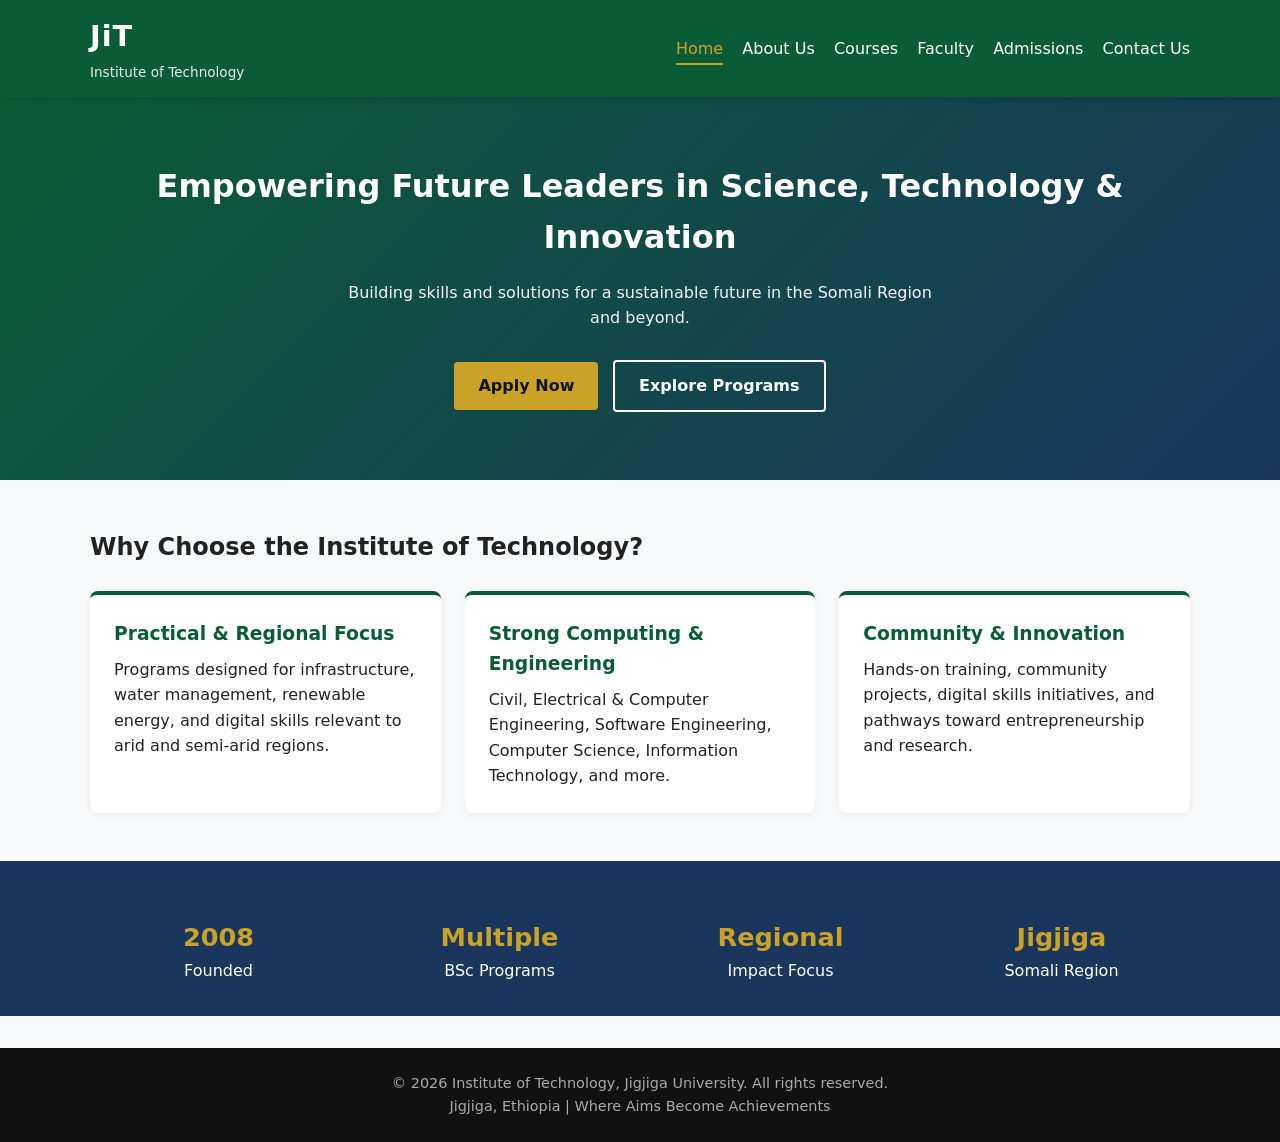
<file: index.html>
<!DOCTYPE html>
<html lang="en">
<head>
  <meta charset="UTF-8">
  <meta name="viewport" content="width=device-width, initial-scale=1.0">
  <title>Institute of Technology | Jigjiga University</title>
  <link rel="stylesheet" href="styles.css">
</head>
<body>
  <header>
    <div class="container header-content">
      <div class="logo">
        <h1>JiT</h1>
        <span>Institute of Technology</span>
      </div>
      <nav>
        <ul>
          <li><a href="index.html" class="active">Home</a></li>
          <li><a href="about.html">About Us</a></li>
          <li><a href="courses.html">Courses</a></li>
          <li><a href="faculty.html">Faculty</a></li>
          <li><a href="admissions.html">Admissions</a></li>
          <li><a href="contact.html">Contact Us</a></li>
        </ul>
      </nav>
    </div>
  </header>

  <main>
    <section class="hero">
      <div class="container">
        <h2>Empowering Future Leaders in Science, Technology & Innovation</h2>
        <p>Building skills and solutions for a sustainable future in the Somali Region and beyond.</p>
        <a href="admissions.html" class="btn">Apply Now</a>
        <a href="courses.html" class="btn btn-outline">Explore Programs</a>
      </div>
    </section>

    <section class="container highlights">
      <h2>Why Choose the Institute of Technology?</h2>
      <div class="grid-3">
        <div class="card">
          <h3>Practical & Regional Focus</h3>
          <p>Programs designed for infrastructure, water management, renewable energy, and digital skills relevant to arid and semi-arid regions.</p>
        </div>
        <div class="card">
          <h3>Strong Computing & Engineering</h3>
          <p>Civil, Electrical & Computer Engineering, Software Engineering, Computer Science, Information Technology, and more.</p>
        </div>
        <div class="card">
          <h3>Community & Innovation</h3>
          <p>Hands-on training, community projects, digital skills initiatives, and pathways toward entrepreneurship and research.</p>
        </div>
      </div>
    </section>

    <section class="stats">
      <div class="container grid-4">
        <div><strong>2008</strong><span>Founded</span></div>
        <div><strong>Multiple</strong><span>BSc Programs</span></div>
        <div><strong>Regional</strong><span>Impact Focus</span></div>
        <div><strong>Jigjiga</strong><span>Somali Region</span></div>
      </div>
    </section>
  </main>

  <footer>
    <div class="container">
      <p>&copy; 2026 Institute of Technology, Jigjiga University. All rights reserved.</p>
      <p>Jigjiga, Ethiopia | Where Aims Become Achievements</p>
    </div>
  </footer>
  <script src="script.js"></script>
</body>
</html>
</file>
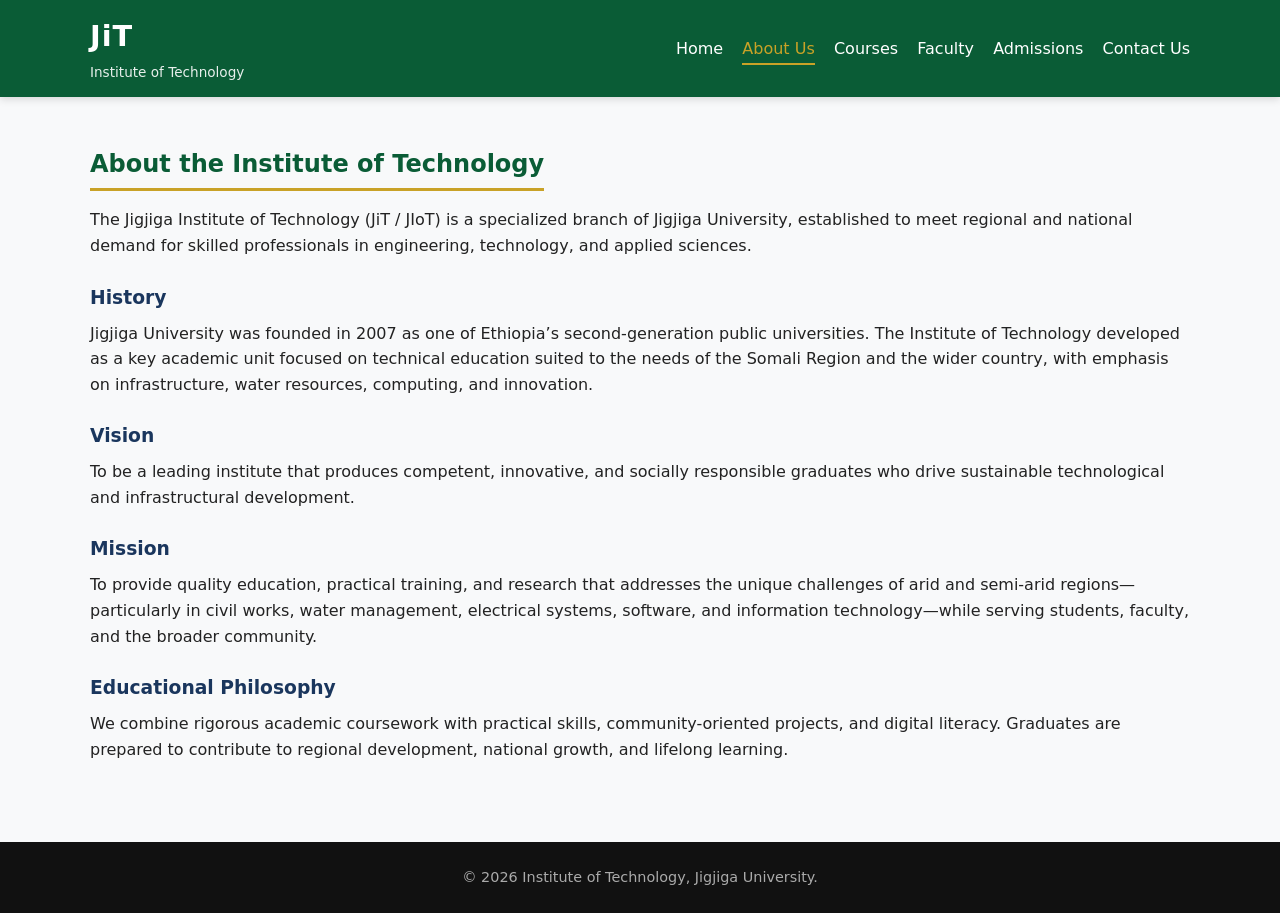
<file: about.html>
<!DOCTYPE html>
<html lang="en">
<head>
  <meta charset="UTF-8">
  <meta name="viewport" content="width=device-width, initial-scale=1.0">
  <title>About Us | Institute of Technology</title>
  <link rel="stylesheet" href="styles.css">
</head>
<body>
  <header>
    <div class="container header-content">
      <div class="logo">
        <h1>JiT</h1>
        <span>Institute of Technology</span>
      </div>
      <nav>
        <ul>
          <li><a href="index.html">Home</a></li>
          <li><a href="about.html" class="active">About Us</a></li>
          <li><a href="courses.html">Courses</a></li>
          <li><a href="faculty.html">Faculty</a></li>
          <li><a href="admissions.html">Admissions</a></li>
          <li><a href="contact.html">Contact Us</a></li>
        </ul>
      </nav>
    </div>
  </header>

  <main class="container content-page">
    <h2>About the Institute of Technology</h2>
    <p>The Jigjiga Institute of Technology (JiT / JIoT) is a specialized branch of Jigjiga University, established to meet regional and national demand for skilled professionals in engineering, technology, and applied sciences.</p>
    
    <h3>History</h3>
    <p>Jigjiga University was founded in 2007 as one of Ethiopia’s second-generation public universities. The Institute of Technology developed as a key academic unit focused on technical education suited to the needs of the Somali Region and the wider country, with emphasis on infrastructure, water resources, computing, and innovation.</p>

    <h3>Vision</h3>
    <p>To be a leading institute that produces competent, innovative, and socially responsible graduates who drive sustainable technological and infrastructural development.</p>

    <h3>Mission</h3>
    <p>To provide quality education, practical training, and research that addresses the unique challenges of arid and semi-arid regions—particularly in civil works, water management, electrical systems, software, and information technology—while serving students, faculty, and the broader community.</p>

    <h3>Educational Philosophy</h3>
    <p>We combine rigorous academic coursework with practical skills, community-oriented projects, and digital literacy. Graduates are prepared to contribute to regional development, national growth, and lifelong learning.</p>
  </main>

  <footer>
    <div class="container">
      <p>&copy; 2026 Institute of Technology, Jigjiga University.</p>
    </div>
  </footer>
  <script src="script.js"></script>
</body>
</html>
</file>
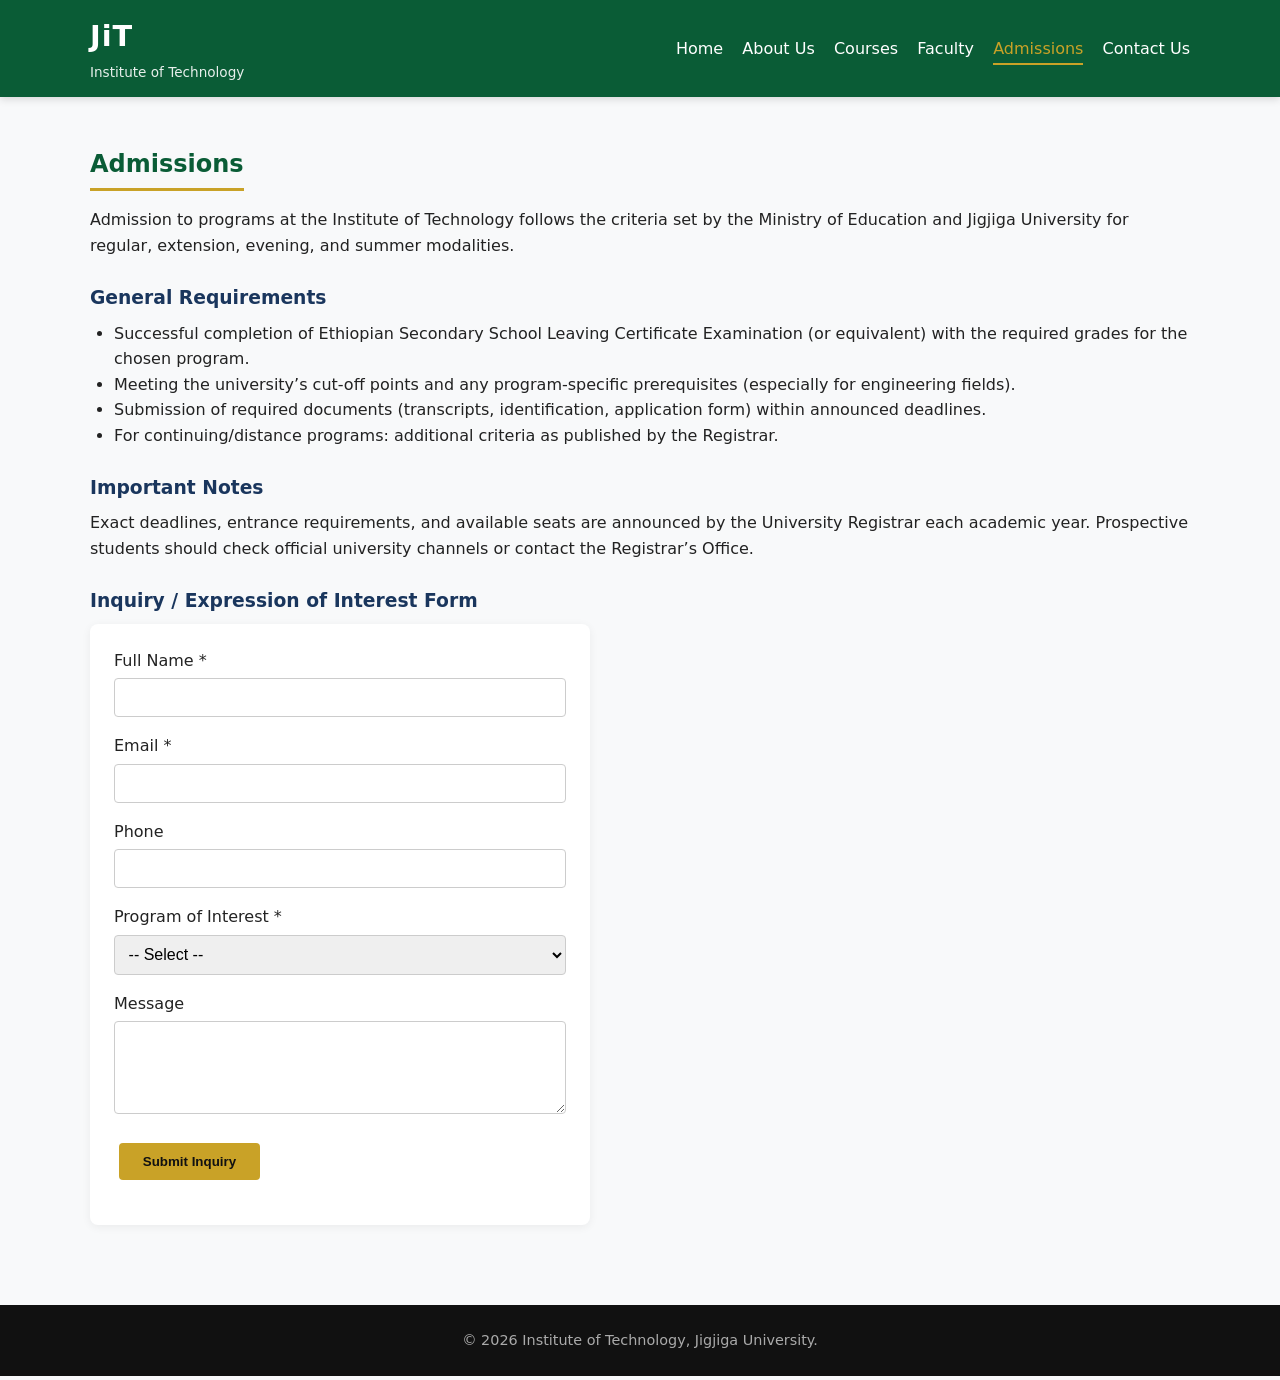
<file: admissions.html>
<!DOCTYPE html>
<html lang="en">
<head>
  <meta charset="UTF-8">
  <meta name="viewport" content="width=device-width, initial-scale=1.0">
  <title>Admissions | Institute of Technology</title>
  <link rel="stylesheet" href="styles.css">
</head>
<body>
  <header>
    <div class="container header-content">
      <div class="logo">
        <h1>JiT</h1>
        <span>Institute of Technology</span>
      </div>
      <nav>
        <ul>
          <li><a href="index.html">Home</a></li>
          <li><a href="about.html">About Us</a></li>
          <li><a href="courses.html">Courses</a></li>
          <li><a href="faculty.html">Faculty</a></li>
          <li><a href="admissions.html" class="active">Admissions</a></li>
          <li><a href="contact.html">Contact Us</a></li>
        </ul>
      </nav>
    </div>
  </header>

  <main class="container content-page">
    <h2>Admissions</h2>
    <p>Admission to programs at the Institute of Technology follows the criteria set by the Ministry of Education and Jigjiga University for regular, extension, evening, and summer modalities.</p>

    <h3>General Requirements</h3>
    <ul>
      <li>Successful completion of Ethiopian Secondary School Leaving Certificate Examination (or equivalent) with the required grades for the chosen program.</li>
      <li>Meeting the university’s cut-off points and any program-specific prerequisites (especially for engineering fields).</li>
      <li>Submission of required documents (transcripts, identification, application form) within announced deadlines.</li>
      <li>For continuing/distance programs: additional criteria as published by the Registrar.</li>
    </ul>

    <h3>Important Notes</h3>
    <p>Exact deadlines, entrance requirements, and available seats are announced by the University Registrar each academic year. Prospective students should check official university channels or contact the Registrar’s Office.</p>

    <h3>Inquiry / Expression of Interest Form</h3>
    <form id="admissionForm" class="form">
      <div class="form-group">
        <label for="fullName">Full Name *</label>
        <input type="text" id="fullName" name="fullName" required>
      </div>
      <div class="form-group">
        <label for="email">Email *</label>
        <input type="email" id="email" name="email" required>
      </div>
      <div class="form-group">
        <label for="phone">Phone</label>
        <input type="tel" id="phone" name="phone">
      </div>
      <div class="form-group">
        <label for="program">Program of Interest *</label>
        <select id="program" name="program" required>
          <option value="">-- Select --</option>
          <option>Civil Engineering</option>
          <option>Water Resource and Irrigation Engineering</option>
          <option>Electrical & Computer Engineering</option>
          <option>Software Engineering</option>
          <option>Computer Science</option>
          <option>Information Technology</option>
          <option>Construction Technology and Management</option>
          <option>Survey Engineering</option>
          <option>Other</option>
        </select>
      </div>
      <div class="form-group">
        <label for="message">Message</label>
        <textarea id="message" name="message" rows="4"></textarea>
      </div>
      <button type="submit" class="btn">Submit Inquiry</button>
      <p id="formMessage" class="form-message"></p>
    </form>
  </main>

  <footer>
    <div class="container">
      <p>&copy; 2026 Institute of Technology, Jigjiga University.</p>
    </div>
  </footer>
  <script src="script.js"></script>
</body>
</html>
</file>
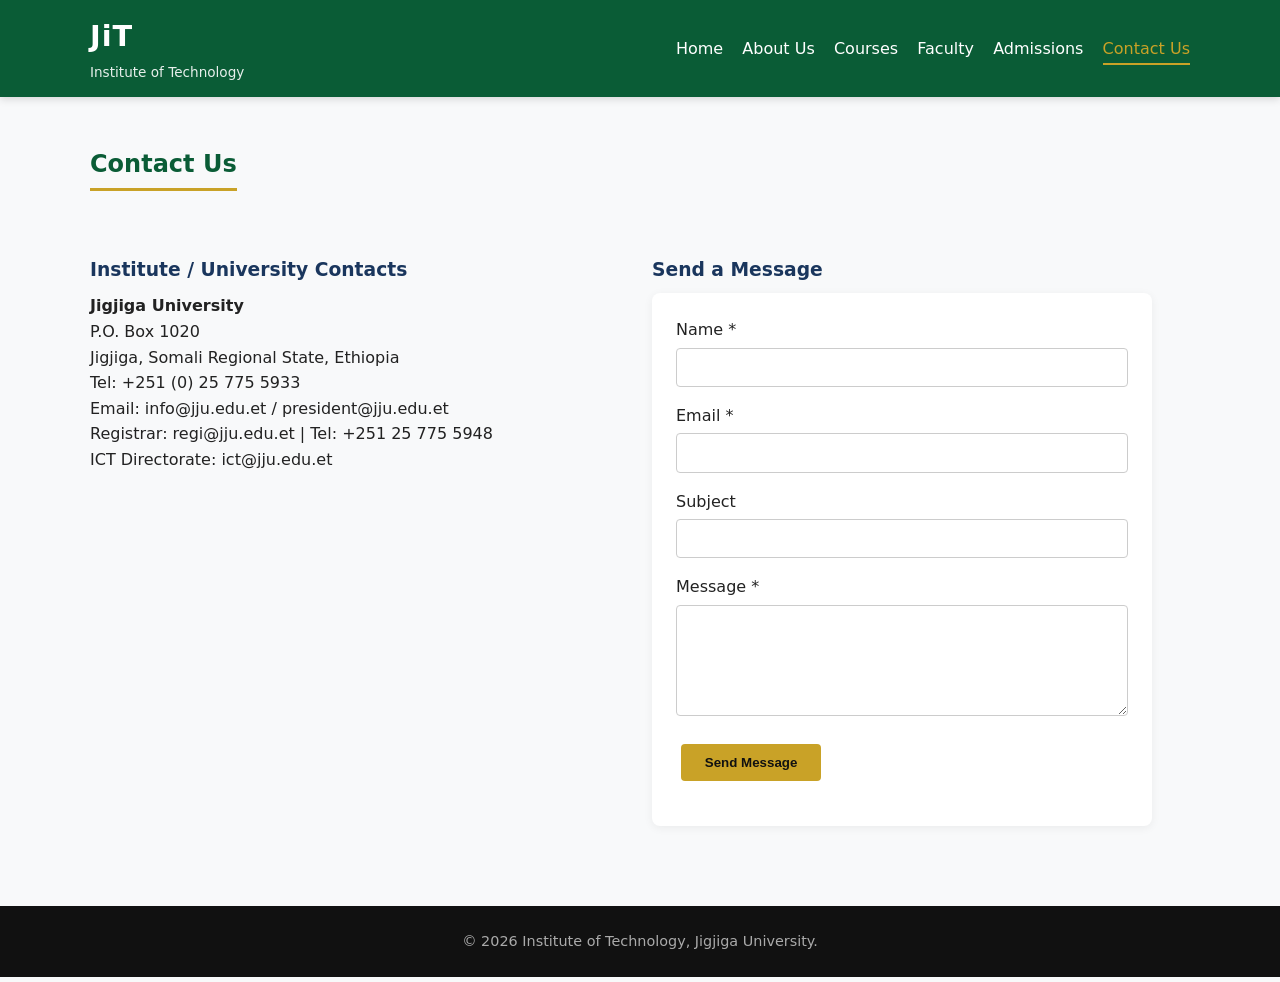
<file: contact.html>
<!DOCTYPE html>
<html lang="en">
<head>
  <meta charset="UTF-8">
  <meta name="viewport" content="width=device-width, initial-scale=1.0">
  <title>Contact Us | Institute of Technology</title>
  <link rel="stylesheet" href="styles.css">
</head>
<body>
  <header>
    <div class="container header-content">
      <div class="logo">
        <h1>JiT</h1>
        <span>Institute of Technology</span>
      </div>
      <nav>
        <ul>
          <li><a href="index.html">Home</a></li>
          <li><a href="about.html">About Us</a></li>
          <li><a href="courses.html">Courses</a></li>
          <li><a href="faculty.html">Faculty</a></li>
          <li><a href="admissions.html">Admissions</a></li>
          <li><a href="contact.html" class="active">Contact Us</a></li>
        </ul>
      </nav>
    </div>
  </header>

  <main class="container content-page">
    <h2>Contact Us</h2>
    <div class="grid-2">
      <div>
        <h3>Institute / University Contacts</h3>
        <p><strong>Jigjiga University</strong><br>
        P.O. Box 1020<br>
        Jigjiga, Somali Regional State, Ethiopia</p>
        <p>Tel: +251 (0) 25 775 5933<br>
        Email: info@jju.edu.et / president@jju.edu.et</p>
        <p>Registrar: regi@jju.edu.et | Tel: +251 25 775 5948</p>
        <p>ICT Directorate: ict@jju.edu.et</p>
      </div>
      <div>
        <h3>Send a Message</h3>
        <form id="contactForm" class="form">
          <div class="form-group">
            <label for="cName">Name *</label>
            <input type="text" id="cName" required>
          </div>
          <div class="form-group">
            <label for="cEmail">Email *</label>
            <input type="email" id="cEmail" required>
          </div>
          <div class="form-group">
            <label for="cSubject">Subject</label>
            <input type="text" id="cSubject">
          </div>
          <div class="form-group">
            <label for="cMessage">Message *</label>
            <textarea id="cMessage" rows="5" required></textarea>
          </div>
          <button type="submit" class="btn">Send Message</button>
          <p id="contactMessage" class="form-message"></p>
        </form>
      </div>
    </div>
  </main>

  <footer>
    <div class="container">
      <p>&copy; 2026 Institute of Technology, Jigjiga University.</p>
    </div>
  </footer>
  <script src="script.js"></script>
</body>
</html>
</file>
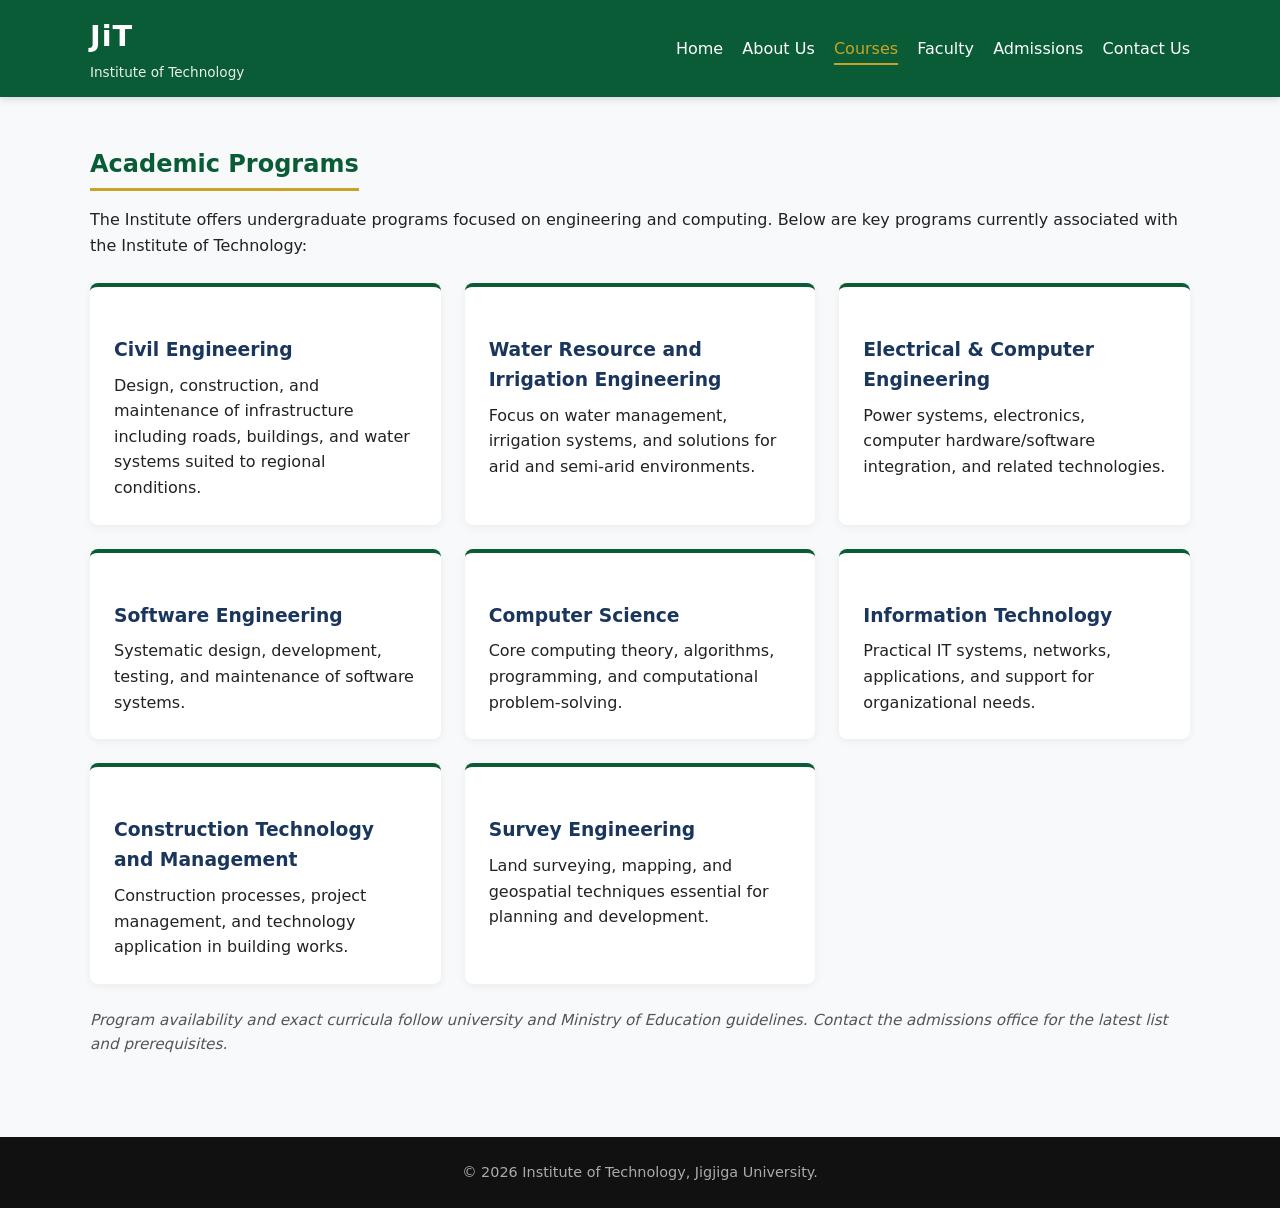
<file: courses.html>
<!DOCTYPE html>
<html lang="en">
<head>
  <meta charset="UTF-8">
  <meta name="viewport" content="width=device-width, initial-scale=1.0">
  <title>Courses | Institute of Technology</title>
  <link rel="stylesheet" href="styles.css">
</head>
<body>
  <header>
    <div class="container header-content">
      <div class="logo">
        <h1>JiT</h1>
        <span>Institute of Technology</span>
      </div>
      <nav>
        <ul>
          <li><a href="index.html">Home</a></li>
          <li><a href="about.html">About Us</a></li>
          <li><a href="courses.html" class="active">Courses</a></li>
          <li><a href="faculty.html">Faculty</a></li>
          <li><a href="admissions.html">Admissions</a></li>
          <li><a href="contact.html">Contact Us</a></li>
        </ul>
      </nav>
    </div>
  </header>

  <main class="container content-page">
    <h2>Academic Programs</h2>
    <p>The Institute offers undergraduate programs focused on engineering and computing. Below are key programs currently associated with the Institute of Technology:</p>

    <div class="grid-2">
      <div class="card">
        <h3>Civil Engineering</h3>
        <p>Design, construction, and maintenance of infrastructure including roads, buildings, and water systems suited to regional conditions.</p>
      </div>
      <div class="card">
        <h3>Water Resource and Irrigation Engineering</h3>
        <p>Focus on water management, irrigation systems, and solutions for arid and semi-arid environments.</p>
      </div>
      <div class="card">
        <h3>Electrical & Computer Engineering</h3>
        <p>Power systems, electronics, computer hardware/software integration, and related technologies.</p>
      </div>
      <div class="card">
        <h3>Software Engineering</h3>
        <p>Systematic design, development, testing, and maintenance of software systems.</p>
      </div>
      <div class="card">
        <h3>Computer Science</h3>
        <p>Core computing theory, algorithms, programming, and computational problem-solving.</p>
      </div>
      <div class="card">
        <h3>Information Technology</h3>
        <p>Practical IT systems, networks, applications, and support for organizational needs.</p>
      </div>
      <div class="card">
        <h3>Construction Technology and Management</h3>
        <p>Construction processes, project management, and technology application in building works.</p>
      </div>
      <div class="card">
        <h3>Survey Engineering</h3>
        <p>Land surveying, mapping, and geospatial techniques essential for planning and development.</p>
      </div>
    </div>
    <p class="note">Program availability and exact curricula follow university and Ministry of Education guidelines. Contact the admissions office for the latest list and prerequisites.</p>
  </main>

  <footer>
    <div class="container">
      <p>&copy; 2026 Institute of Technology, Jigjiga University.</p>
    </div>
  </footer>
  <script src="script.js"></script>
</body>
</html>
</file>
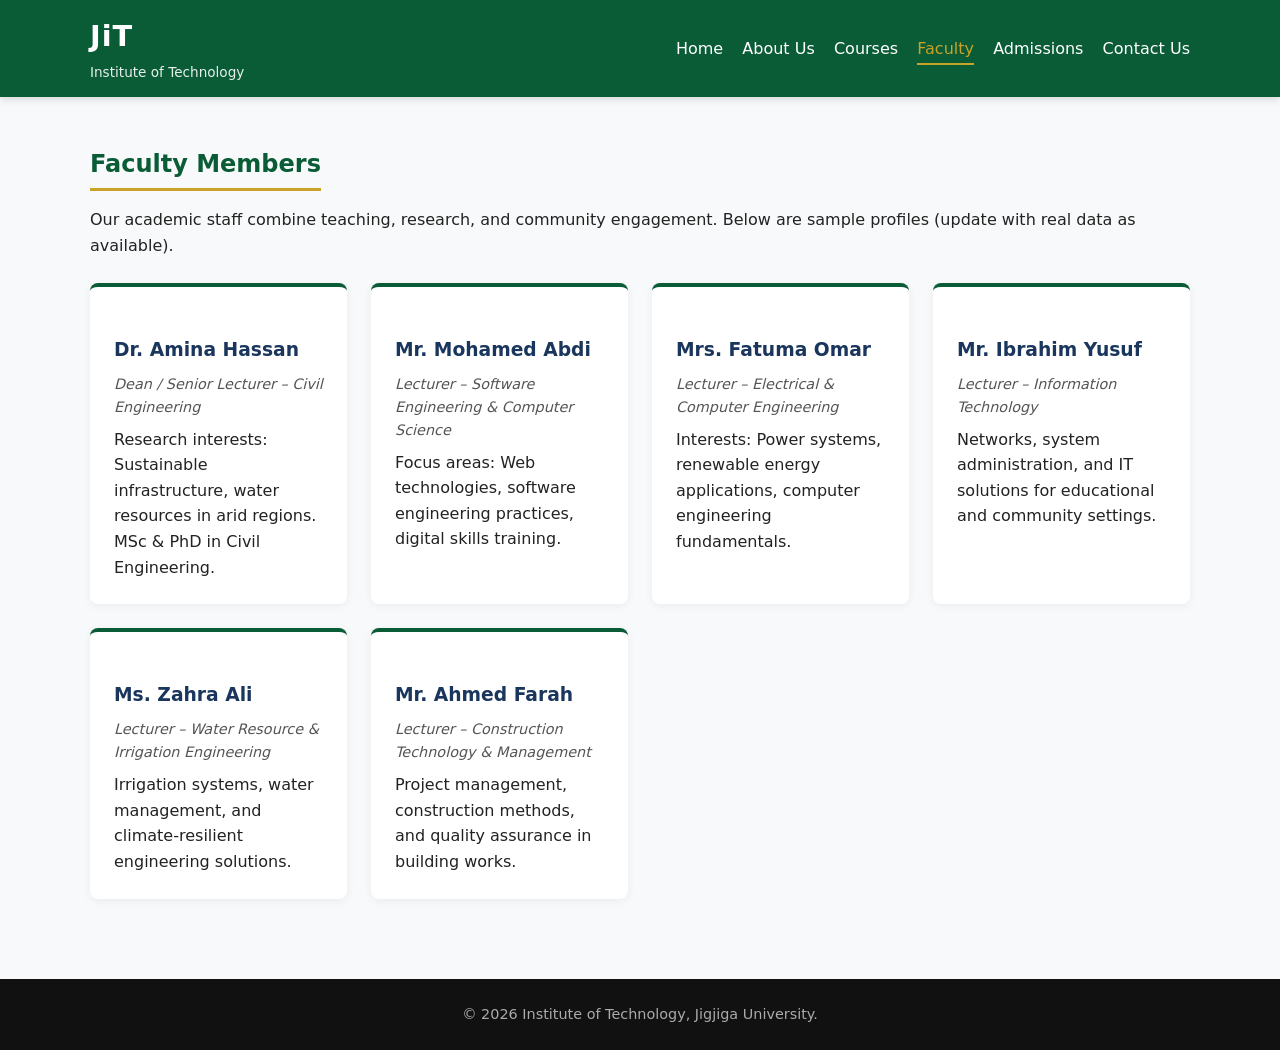
<file: faculty.html>
<!DOCTYPE html>
<html lang="en">
<head>
  <meta charset="UTF-8">
  <meta name="viewport" content="width=device-width, initial-scale=1.0">
  <title>Faculty | Institute of Technology</title>
  <link rel="stylesheet" href="styles.css">
</head>
<body>
  <header>
    <div class="container header-content">
      <div class="logo">
        <h1>JiT</h1>
        <span>Institute of Technology</span>
      </div>
      <nav>
        <ul>
          <li><a href="index.html">Home</a></li>
          <li><a href="about.html">About Us</a></li>
          <li><a href="courses.html">Courses</a></li>
          <li><a href="faculty.html" class="active">Faculty</a></li>
          <li><a href="admissions.html">Admissions</a></li>
          <li><a href="contact.html">Contact Us</a></li>
        </ul>
      </nav>
    </div>
  </header>

  <main class="container content-page">
    <h2>Faculty Members</h2>
    <p>Our academic staff combine teaching, research, and community engagement. Below are sample profiles (update with real data as available).</p>

    <div class="grid-3">
      <div class="card faculty-card">
        <h3>Dr. Amina Hassan</h3>
        <p class="role">Dean / Senior Lecturer – Civil Engineering</p>
        <p>Research interests: Sustainable infrastructure, water resources in arid regions. MSc & PhD in Civil Engineering.</p>
      </div>
      <div class="card faculty-card">
        <h3>Mr. Mohamed Abdi</h3>
        <p class="role">Lecturer – Software Engineering & Computer Science</p>
        <p>Focus areas: Web technologies, software engineering practices, digital skills training.</p>
      </div>
      <div class="card faculty-card">
        <h3>Mrs. Fatuma Omar</h3>
        <p class="role">Lecturer – Electrical & Computer Engineering</p>
        <p>Interests: Power systems, renewable energy applications, computer engineering fundamentals.</p>
      </div>
      <div class="card faculty-card">
        <h3>Mr. Ibrahim Yusuf</h3>
        <p class="role">Lecturer – Information Technology</p>
        <p>Networks, system administration, and IT solutions for educational and community settings.</p>
      </div>
      <div class="card faculty-card">
        <h3>Ms. Zahra Ali</h3>
        <p class="role">Lecturer – Water Resource & Irrigation Engineering</p>
        <p>Irrigation systems, water management, and climate-resilient engineering solutions.</p>
      </div>
      <div class="card faculty-card">
        <h3>Mr. Ahmed Farah</h3>
        <p class="role">Lecturer – Construction Technology & Management</p>
        <p>Project management, construction methods, and quality assurance in building works.</p>
      </div>
    </div>
  </main>

  <footer>
    <div class="container">
      <p>&copy; 2026 Institute of Technology, Jigjiga University.</p>
    </div>
  </footer>
  <script src="script.js"></script>
</body>
</html>
</file>
<file: styles.css>
* {
  margin: 0;
  padding: 0;
  box-sizing: border-box;
}

body {
  font-family: "Segoe UI", system-ui, -apple-system, sans-serif;
  line-height: 1.6;
  color: #222;
  background: #f8f9fa;
}

.container {
  width: 90%;
  max-width: 1100px;
  margin: 0 auto;
}

/* Header */
header {
  background: #0a5c36;
  color: #fff;
  padding: 0.8rem 0;
  position: sticky;
  top: 0;
  z-index: 100;
  box-shadow: 0 2px 8px rgba(0,0,0,0.15);
}

.header-content {
  display: flex;
  justify-content: space-between;
  align-items: center;
  flex-wrap: wrap;
  gap: 1rem;
}

.logo h1 {
  font-size: 1.8rem;
  letter-spacing: 1px;
}

.logo span {
  font-size: 0.85rem;
  opacity: 0.9;
}

nav ul {
  list-style: none;
  display: flex;
  flex-wrap: wrap;
  gap: 1.2rem;
}

nav a {
  color: #fff;
  text-decoration: none;
  font-weight: 500;
  padding: 0.3rem 0;
  border-bottom: 2px solid transparent;
  transition: 0.2s;
}

nav a:hover,
nav a.active {
  border-bottom-color: #c9a227;
  color: #c9a227;
}

/* Hero */
.hero {
  background: linear-gradient(135deg, #0a5c36 0%, #1a365d 100%);
  color: #fff;
  padding: 4rem 0;
  text-align: center;
}

.hero h2 {
  font-size: 2rem;
  margin-bottom: 1rem;
}

.hero p {
  max-width: 600px;
  margin: 0 auto 1.5rem;
  opacity: 0.95;
}

.btn {
  display: inline-block;
  background: #c9a227;
  color: #111;
  padding: 0.7rem 1.5rem;
  text-decoration: none;
  border-radius: 4px;
  font-weight: 600;
  margin: 0.3rem;
  border: none;
  cursor: pointer;
  transition: 0.2s;
}

.btn:hover {
  background: #e0b83a;
}

.btn-outline {
  background: transparent;
  border: 2px solid #fff;
  color: #fff;
}

.btn-outline:hover {
  background: #fff;
  color: #0a5c36;
}

/* Cards & Grids */
.highlights, .content-page {
  padding: 3rem 0;
}

.grid-3, .grid-2, .grid-4 {
  display: grid;
  gap: 1.5rem;
  margin-top: 1.5rem;
}

.grid-3 { grid-template-columns: repeat(auto-fit, minmax(250px, 1fr)); }
.grid-2 { grid-template-columns: repeat(auto-fit, minmax(280px, 1fr)); }
.grid-4 { grid-template-columns: repeat(auto-fit, minmax(140px, 1fr)); text-align: center; }

.card {
  background: #fff;
  padding: 1.5rem;
  border-radius: 8px;
  box-shadow: 0 2px 10px rgba(0,0,0,0.06);
  border-top: 4px solid #0a5c36;
}

.card h3 {
  color: #0a5c36;
  margin-bottom: 0.5rem;
}

.faculty-card .role {
  font-size: 0.9rem;
  color: #555;
  font-style: italic;
  margin-bottom: 0.5rem;
}

/* Stats */
.stats {
  background: #1a365d;
  color: #fff;
  padding: 2rem 0;
}

.stats strong {
  display: block;
  font-size: 1.6rem;
  color: #c9a227;
}

/* Content pages */
.content-page h2 {
  color: #0a5c36;
  margin-bottom: 1rem;
  border-bottom: 3px solid #c9a227;
  padding-bottom: 0.3rem;
  display: inline-block;
}

.content-page h3 {
  margin: 1.5rem 0 0.5rem;
  color: #1a365d;
}

.content-page ul {
  margin: 0.5rem 0 1rem 1.5rem;
}

.note {
  margin-top: 1.5rem;
  font-size: 0.95rem;
  color: #555;
  font-style: italic;
}

/* Forms */
.form {
  background: #fff;
  padding: 1.5rem;
  border-radius: 8px;
  box-shadow: 0 2px 10px rgba(0,0,0,0.06);
  max-width: 500px;
}

.form-group {
  margin-bottom: 1rem;
}

.form-group label {
  display: block;
  margin-bottom: 0.3rem;
  font-weight: 500;
}

.form-group input,
.form-group select,
.form-group textarea {
  width: 100%;
  padding: 0.6rem;
  border: 1px solid #ccc;
  border-radius: 4px;
  font-size: 1rem;
}

.form-group input:focus,
.form-group select:focus,
.form-group textarea:focus {
  outline: none;
  border-color: #0a5c36;
  box-shadow: 0 0 0 2px rgba(10,92,54,0.2);
}

.form-message {
  margin-top: 1rem;
  font-weight: 500;
}

.form-message.success { color: #0a5c36; }
.form-message.error { color: #c0392b; }

/* Footer */
footer {
  background: #111;
  color: #aaa;
  text-align: center;
  padding: 1.5rem 0;
  margin-top: 2rem;
  font-size: 0.9rem;
}

/* Responsive */
@media (max-width: 700px) {
  .header-content {
    flex-direction: column;
    text-align: center;
  }
  nav ul {
    justify-content: center;
  }
  .hero h2 {
    font-size: 1.5rem;
  }
}
</file>
